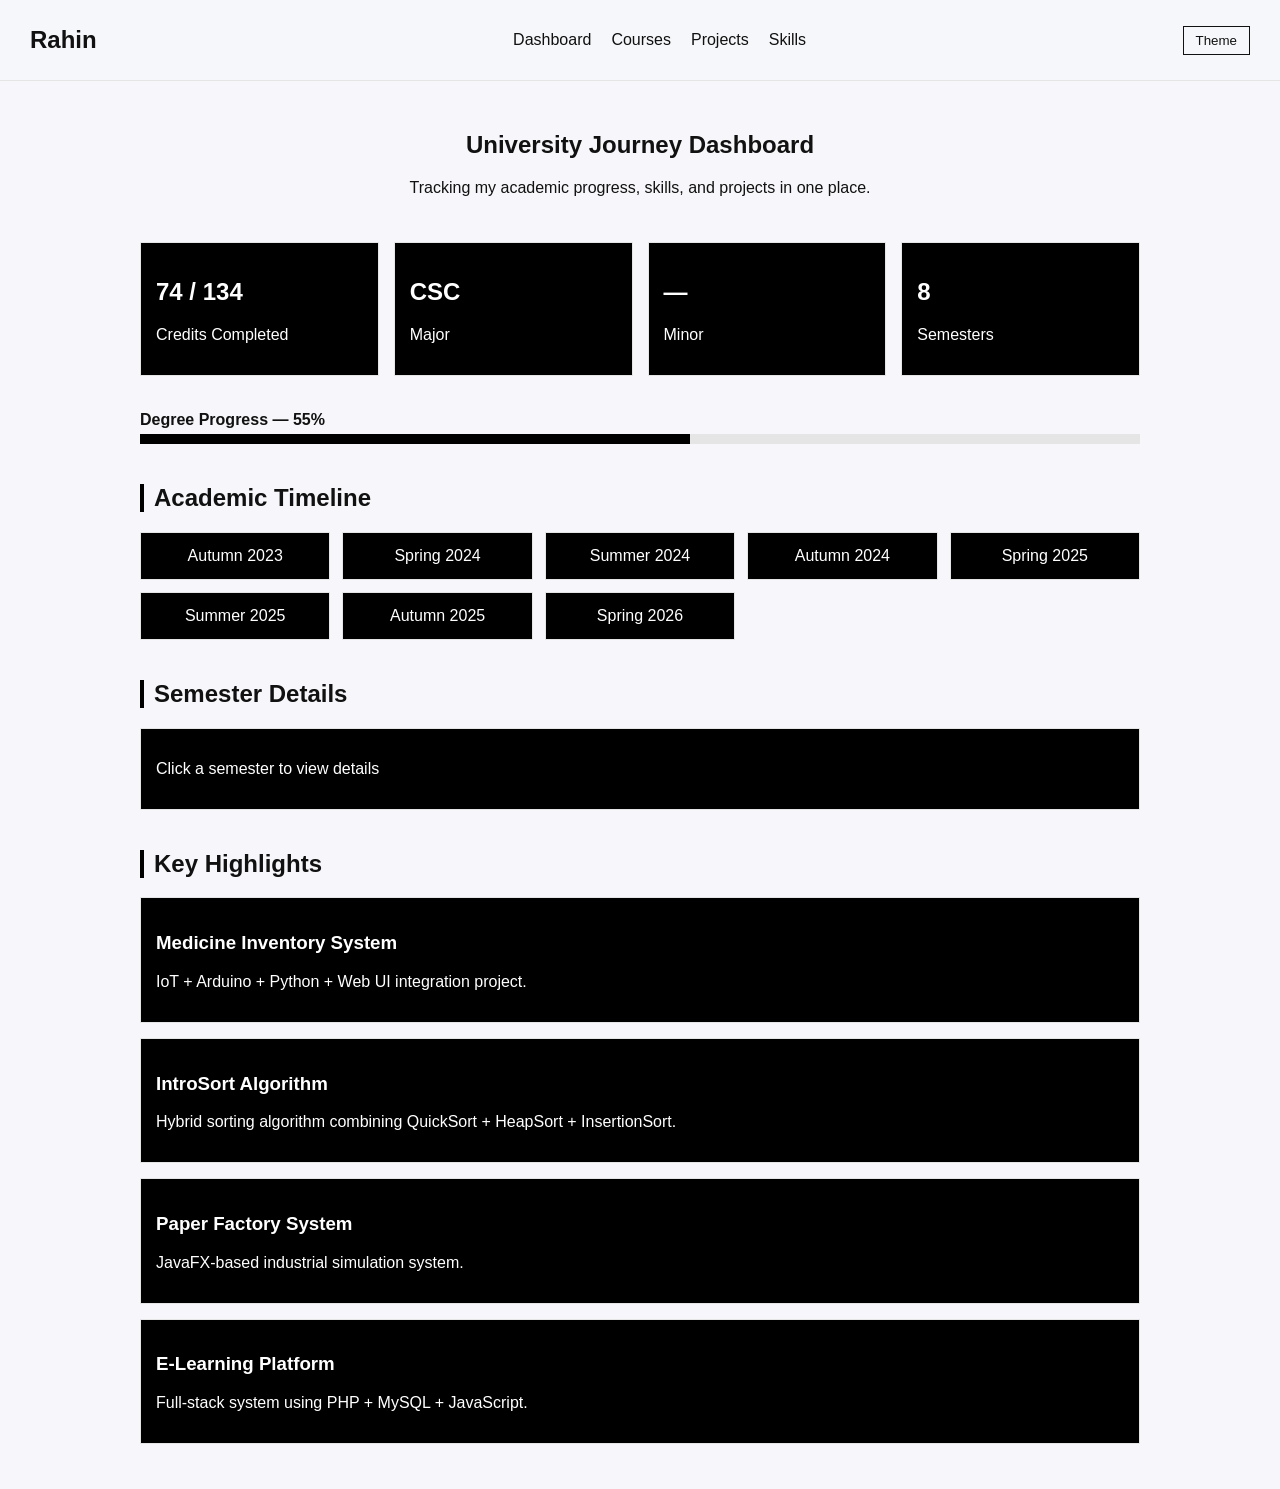
<file: index.html>
<!DOCTYPE html>
<html>
<head>
    <title>Rahin | Portfolio Dashboard</title>
    <link rel="stylesheet" href="css/style.css">
</head>

<body>

    <nav>
        <h2>Rahin</h2>
        <ul>
            <li><a href="index.html">Dashboard</a></li>
            <li><a href="courses.html">Courses</a></li>
            <li><a href="projects.html">Projects</a></li>
            <li><a href="skills.html">Skills</a></li>
        </ul>
        <button class="theme-btn" onclick="toggleTheme()">Theme</button>
    </nav>

    <section class="container">

        <!-- HERO -->
        <div class="hero">
            <h1>University Journey Dashboard</h1>
            <p>Tracking my academic progress, skills, and projects in one place.</p>
        </div>

        <!-- STATS -->
    <div class="stats-grid">

        <div class="stat-card">
            <h2>74 / 134</h2>
            <p>Credits Completed</p>
        </div>

        <div class="stat-card">
            <h2>CSC</h2>
            <p>Major</p>
        </div>

        <div class="stat-card">
            <h2>—</h2>
            <p>Minor</p>
        </div>

        <div class="stat-card">
            <h2>8</h2>
            <p>Semesters</p>
        </div>

    </div>
    <div class="credit-progress">
        <p id="progress-text">Degree Progress</p>
        <div class="bar">
            <div class="fill" id="credit-fill"></div>
        </div>
    </div>
       <!-- SEMESTER CARDS -->
<h2 class="section-title">Academic Timeline</h2>

<div class="semester-grid">

    <div class="semester-card" onclick="loadSemester('autumn2023')">Autumn 2023</div>
    <div class="semester-card" onclick="loadSemester('spring2024')">Spring 2024</div>
    <div class="semester-card" onclick="loadSemester('summer2024')">Summer 2024</div>

    <div class="semester-card" onclick="loadSemester('autumn2024')">Autumn 2024</div>
    <div class="semester-card" onclick="loadSemester('spring2025')">Spring 2025</div>
    <div class="semester-card" onclick="loadSemester('summer2025')">Summer 2025</div>

    <div class="semester-card" onclick="loadSemester('autumn2025')">Autumn 2025</div>
    <div class="semester-card" onclick="loadSemester('spring2026')">Spring 2026</div>

</div>

<!-- SEMESTER DETAILS PANEL -->
<h2 class="section-title">Semester Details</h2>

<div id="semester-panel" class="course-card">
    <p>Click a semester to view details</p>
</div>

<!-- HIGHLIGHTS -->
        <h2 class="section-title">Key Highlights</h2>

        <div class="highlight-card">
            <h3> Medicine Inventory System</h3>
            <p>IoT + Arduino + Python + Web UI integration project.</p>
        </div>

        <div class="highlight-card">
            <h3> IntroSort Algorithm</h3>
            <p>Hybrid sorting algorithm combining QuickSort + HeapSort + InsertionSort.</p>
        </div>

        <div class="highlight-card">
            <h3> Paper Factory System</h3>
            <p>JavaFX-based industrial simulation system.</p>
        </div>

        <div class="highlight-card">
            <h3> E-Learning Platform</h3>
            <p>Full-stack system using PHP + MySQL + JavaScript.</p>
        </div>

    </section>

    <script src="js/script.js"></script>
</body>
</html>
</file>
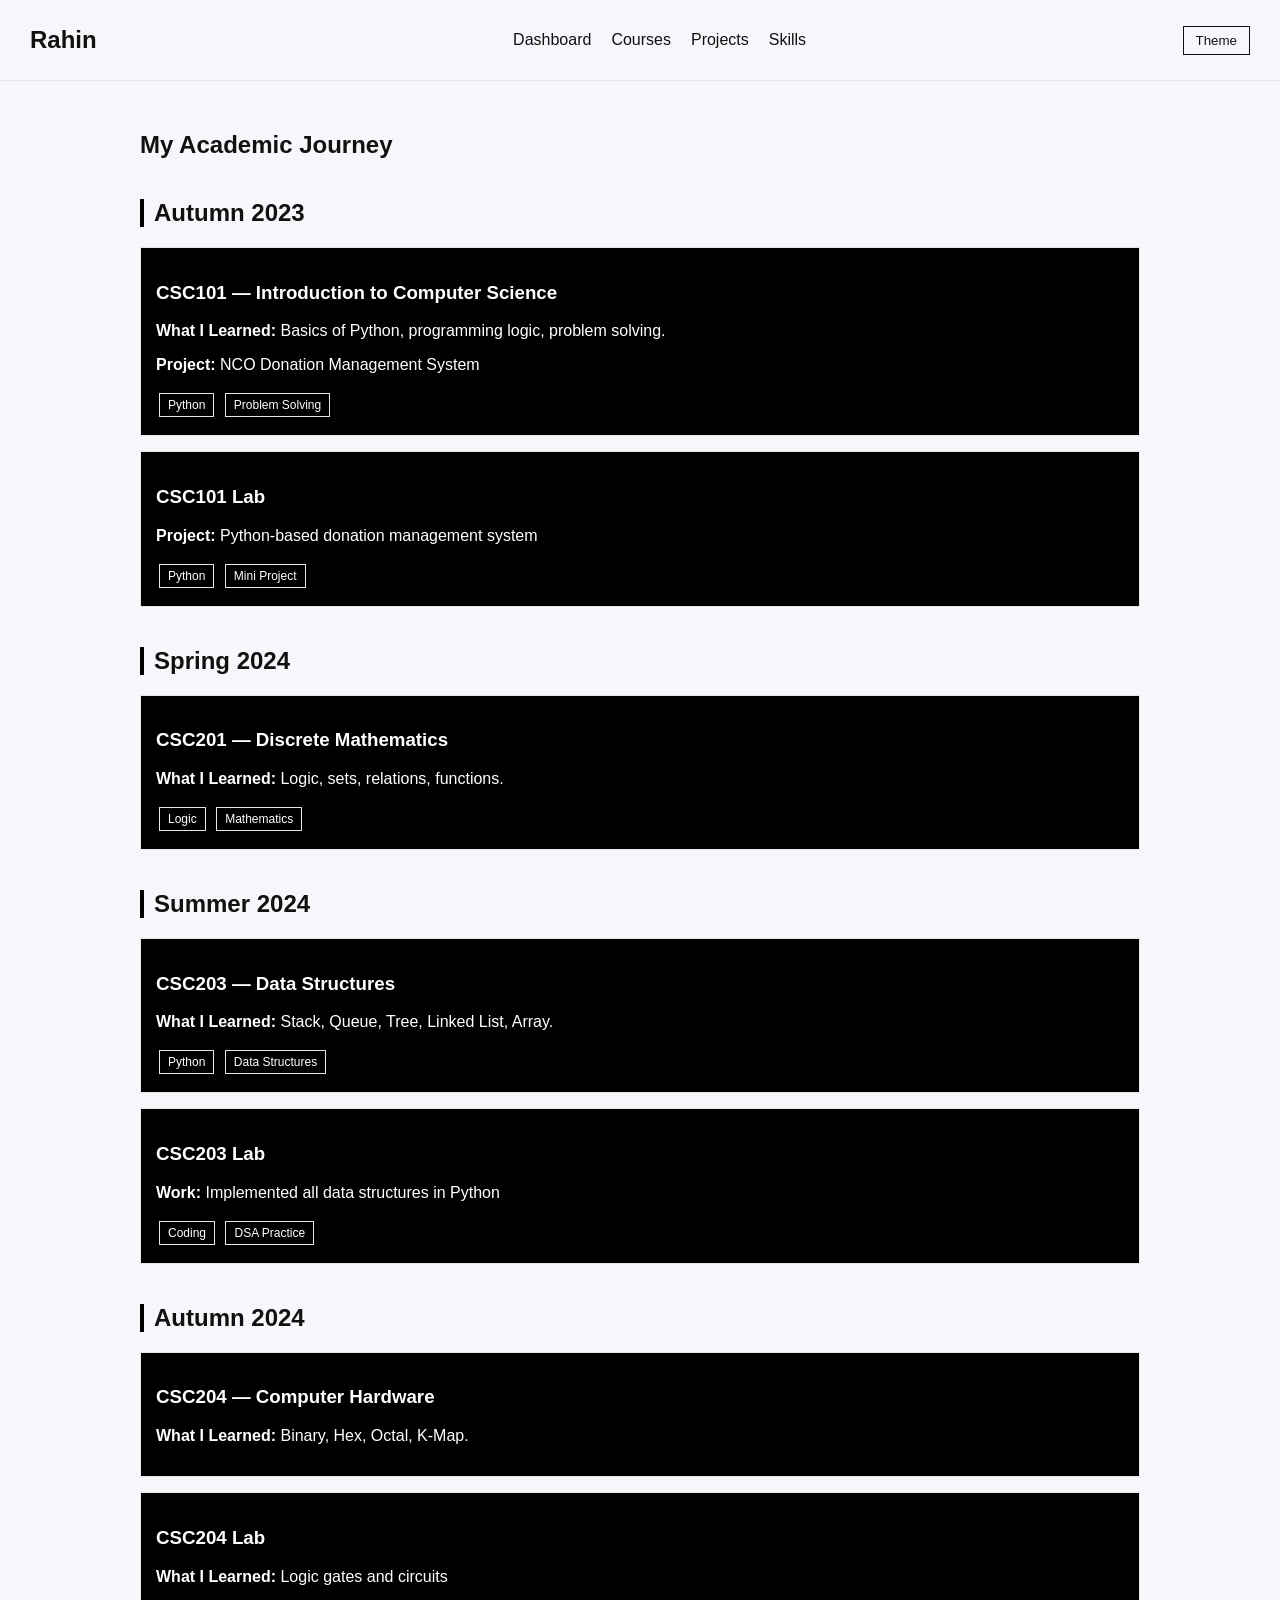
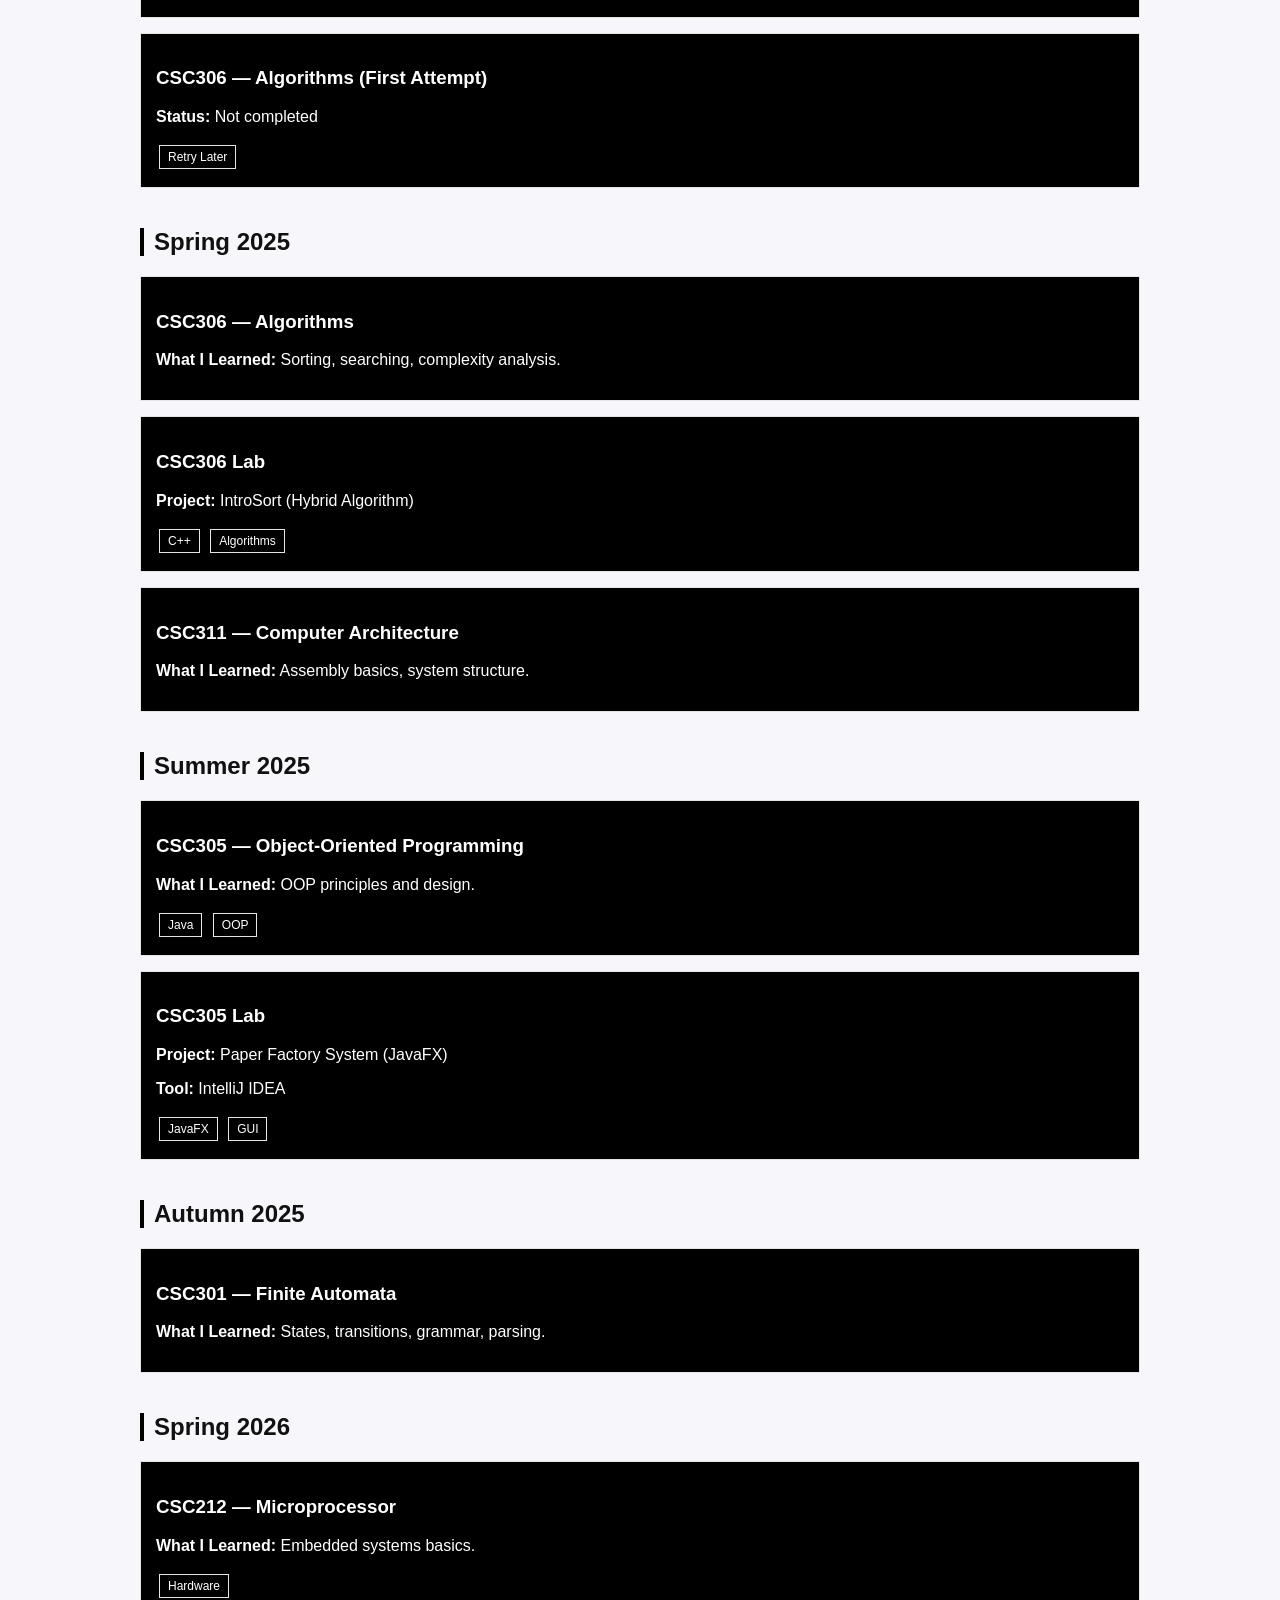
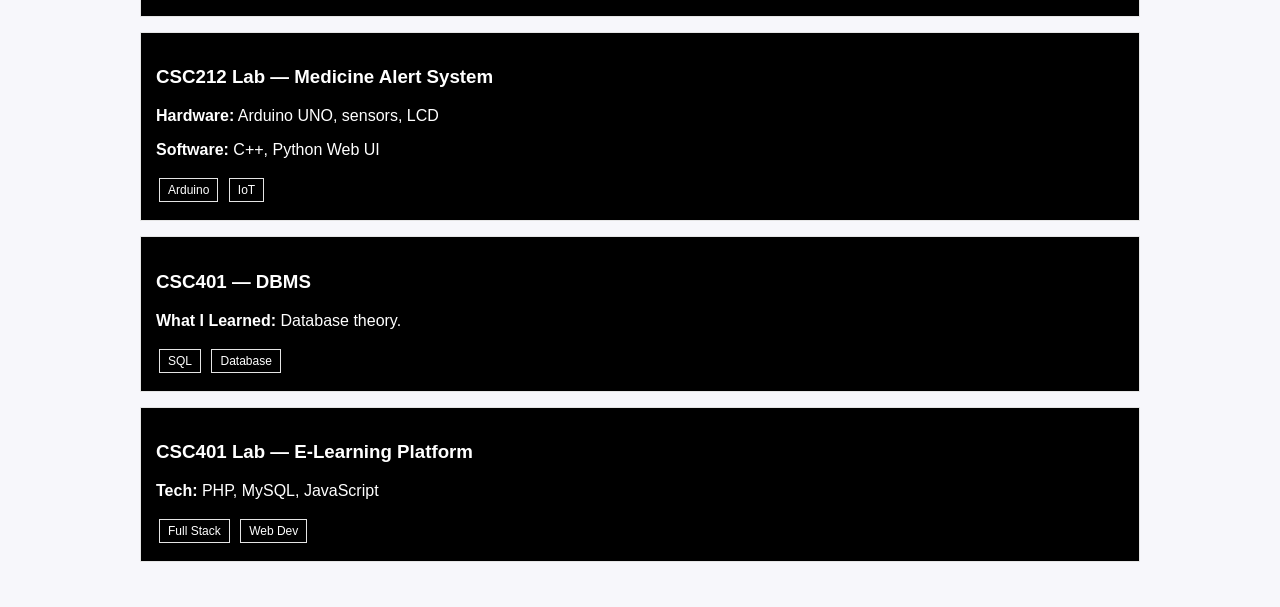
<file: courses.html>
<!DOCTYPE html>
<html>
<head>
    <title>Courses</title>
    <link rel="stylesheet" href="css/style.css">
</head>
<body>

    <nav>
    <h2>Rahin</h2>

    <ul>
        <li><a href="index.html">Dashboard</a></li>
        <li><a href="courses.html">Courses</a></li>
        <li><a href="projects.html">Projects</a></li>
        <li><a href="skills.html">Skills</a></li>
    </ul>

    <button class="theme-btn" onclick="toggleTheme()">Theme</button>
</nav>

    <section class="container">

        <h1 class="page-title">My Academic Journey</h1>

        <!-- AUTUMN 2023 -->
        <h2 class="semester">Autumn 2023</h2>

        <div class="course-card">
            <h3>CSC101 — Introduction to Computer Science</h3>

            <p><strong>What I Learned:</strong> Basics of Python, programming logic, problem solving.</p>

            <p><strong>Project:</strong> NCO Donation Management System</p>

            <div class="tag-group">
                <span class="tag">Python</span>
                <span class="tag">Problem Solving</span>
            </div>
        </div>

        <div class="course-card">
            <h3>CSC101 Lab</h3>
            <p><strong>Project:</strong> Python-based donation management system</p>

            <div class="tag-group">
                <span class="tag">Python</span>
                <span class="tag">Mini Project</span>
            </div>
        </div>

        <!-- SPRING 2024 -->
        <h2 class="semester">Spring 2024</h2>

        <div class="course-card">
            <h3>CSC201 — Discrete Mathematics</h3>
            <p><strong>What I Learned:</strong> Logic, sets, relations, functions.</p>

            <div class="tag-group">
                <span class="tag">Logic</span>
                <span class="tag">Mathematics</span>
            </div>
        </div>

        <!-- SUMMER 2024 -->
        <h2 class="semester">Summer 2024</h2>

        <div class="course-card">
            <h3>CSC203 — Data Structures</h3>
            <p><strong>What I Learned:</strong> Stack, Queue, Tree, Linked List, Array.</p>

            <div class="tag-group">
                <span class="tag">Python</span>
                <span class="tag">Data Structures</span>
            </div>
        </div>

        <div class="course-card">
            <h3>CSC203 Lab</h3>
            <p><strong>Work:</strong> Implemented all data structures in Python</p>

            <div class="tag-group">
                <span class="tag">Coding</span>
                <span class="tag">DSA Practice</span>
            </div>
        </div>

        <!-- AUTUMN 2024 -->
        <h2 class="semester">Autumn 2024</h2>

        <div class="course-card">
            <h3>CSC204 — Computer Hardware</h3>
            <p><strong>What I Learned:</strong> Binary, Hex, Octal, K-Map.</p>
        </div>

        <div class="course-card">
            <h3>CSC204 Lab</h3>
            <p><strong>What I Learned:</strong> Logic gates and circuits</p>
        </div>

        <div class="course-card failed">
            <h3>CSC306 — Algorithms (First Attempt)</h3>
            <p><strong>Status:</strong> Not completed</p>

            <div class="tag-group">
                <span class="tag">Retry Later</span>
            </div>
        </div>

        <!-- SPRING 2025 -->
        <h2 class="semester">Spring 2025</h2>

        <div class="course-card">
            <h3>CSC306 — Algorithms</h3>
            <p><strong>What I Learned:</strong> Sorting, searching, complexity analysis.</p>
        </div>

        <div class="course-card">
            <h3>CSC306 Lab</h3>
            <p><strong>Project:</strong> IntroSort (Hybrid Algorithm)</p>

            <div class="tag-group">
                <span class="tag">C++</span>
                <span class="tag">Algorithms</span>
            </div>
        </div>

        <div class="course-card">
            <h3>CSC311 — Computer Architecture</h3>
            <p><strong>What I Learned:</strong> Assembly basics, system structure.</p>
        </div>

        <!-- SUMMER 2025 -->
        <h2 class="semester">Summer 2025</h2>

        <div class="course-card">
            <h3>CSC305 — Object-Oriented Programming</h3>
            <p><strong>What I Learned:</strong> OOP principles and design.</p>

            <div class="tag-group">
                <span class="tag">Java</span>
                <span class="tag">OOP</span>
            </div>
        </div>

        <div class="course-card">
            <h3>CSC305 Lab</h3>
            <p><strong>Project:</strong> Paper Factory System (JavaFX)</p>
            <p><strong>Tool:</strong> IntelliJ IDEA</p>

            <div class="tag-group">
                <span class="tag">JavaFX</span>
                <span class="tag">GUI</span>
            </div>
        </div>

        <!-- AUTUMN 2025 -->
        <h2 class="semester">Autumn 2025</h2>

        <div class="course-card">
            <h3>CSC301 — Finite Automata</h3>
            <p><strong>What I Learned:</strong> States, transitions, grammar, parsing.</p>
        </div>

        <!-- SPRING 2026 -->
        <h2 class="semester">Spring 2026</h2>

        <div class="course-card">
            <h3>CSC212 — Microprocessor</h3>
            <p><strong>What I Learned:</strong> Embedded systems basics.</p>

            <div class="tag-group">
                <span class="tag">Hardware</span>
            </div>
        </div>

        <div class="course-card">
            <h3>CSC212 Lab — Medicine Alert System</h3>
            <p><strong>Hardware:</strong> Arduino UNO, sensors, LCD</p>
            <p><strong>Software:</strong> C++, Python Web UI</p>

            <div class="tag-group">
                <span class="tag">Arduino</span>
                <span class="tag">IoT</span>
            </div>
        </div>

        <div class="course-card">
            <h3>CSC401 — DBMS</h3>
            <p><strong>What I Learned:</strong> Database theory.</p>

            <div class="tag-group">
                <span class="tag">SQL</span>
                <span class="tag">Database</span>
            </div>
        </div>

        <div class="course-card">
            <h3>CSC401 Lab — E-Learning Platform</h3>
            <p><strong>Tech:</strong> PHP, MySQL, JavaScript</p>

            <div class="tag-group">
                <span class="tag">Full Stack</span>
                <span class="tag">Web Dev</span>
            </div>
        </div>

    </section>
    <script src="js/script.js"></script>
</body>
</html>
</file>
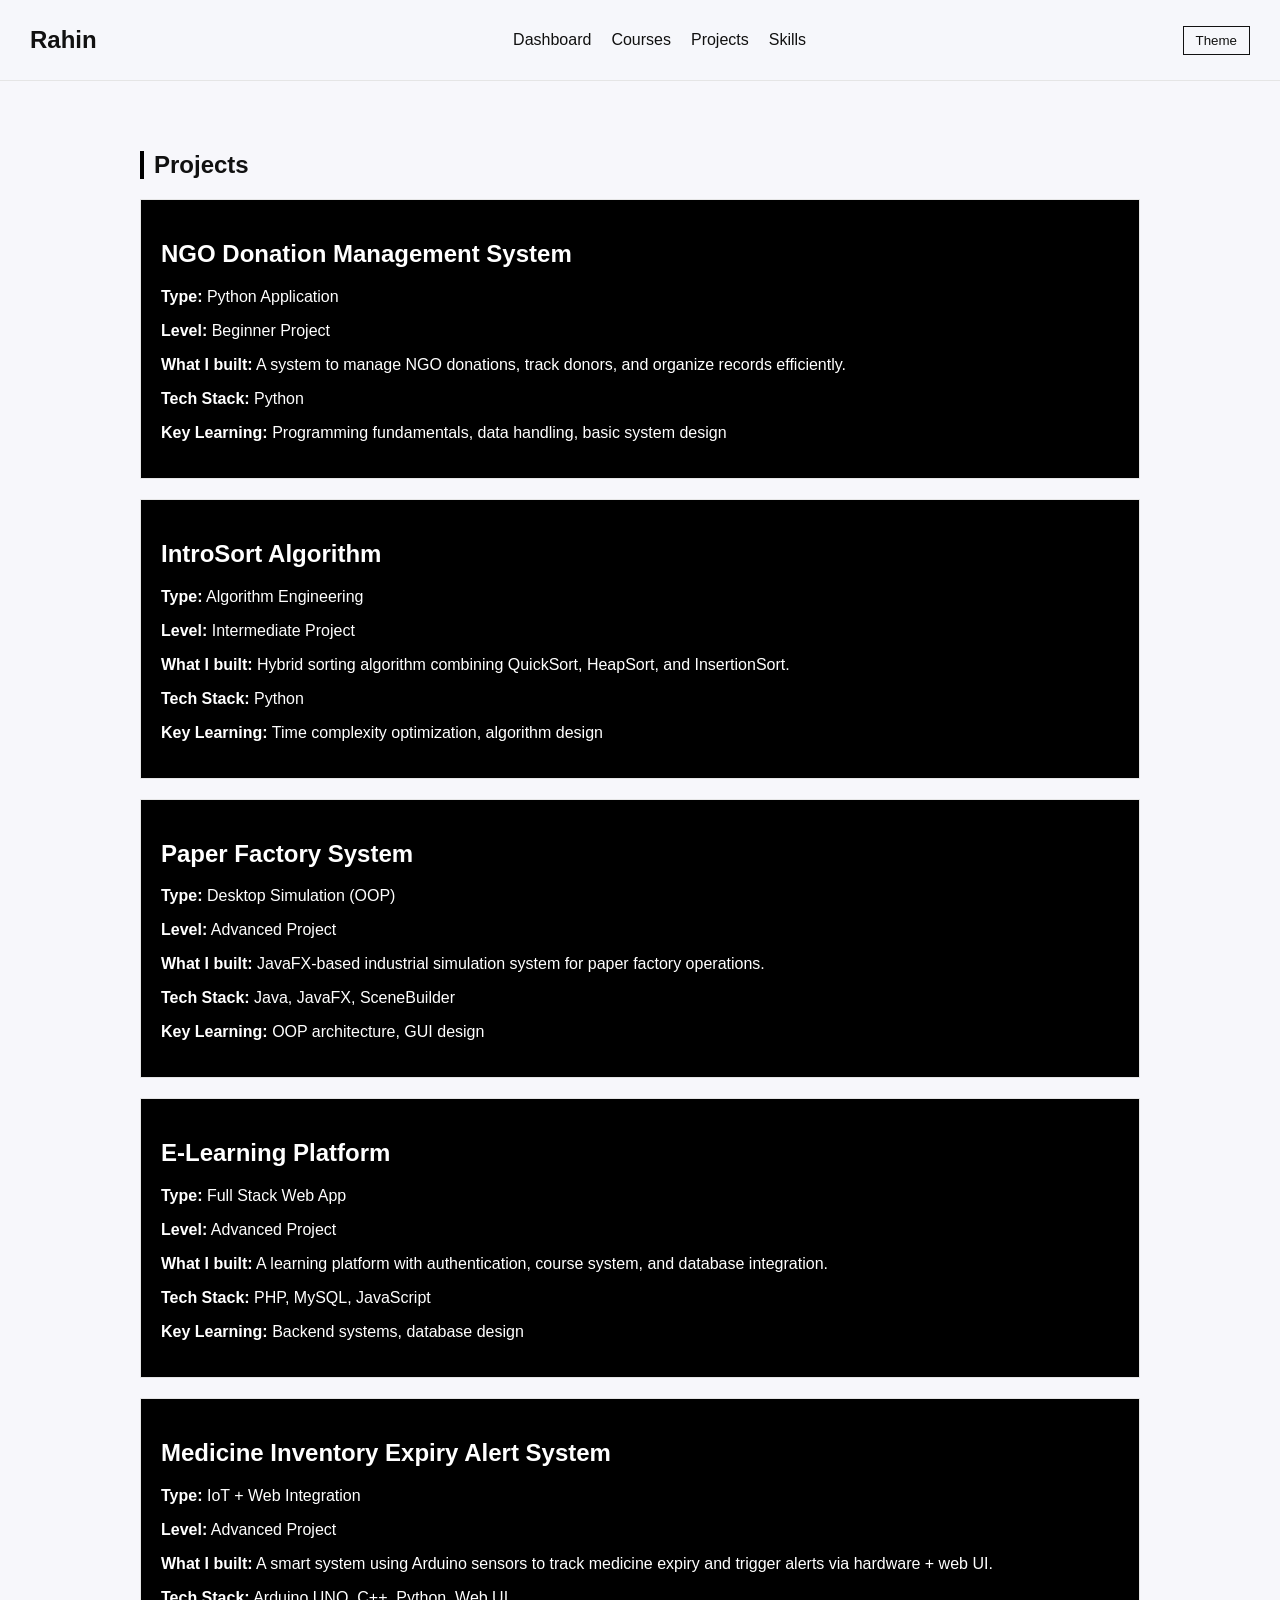
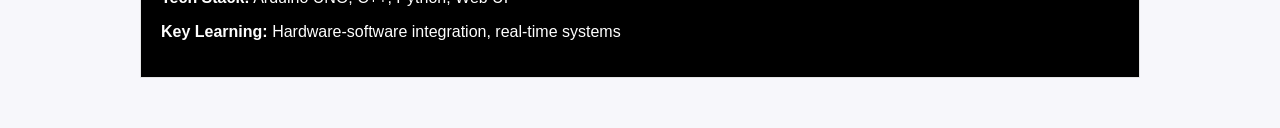
<file: projects.html>
<!DOCTYPE html>
<html>
<head>
    <title>Projects | Rahin</title>
    <link rel="stylesheet" href="css/style.css">
</head>

<body>

<nav>
    <h2>Rahin</h2>

    <ul>
        <li><a href="index.html">Dashboard</a></li>
        <li><a href="courses.html">Courses</a></li>
        <li><a href="projects.html">Projects</a></li>
        <li><a href="skills.html">Skills</a></li>
    </ul>

    <button class="theme-btn" onclick="toggleTheme()">Theme</button>
</nav>

<section class="container">

    <h1 class="section-title">Projects</h1>

    <div class="project-card">
        <h2>NGO Donation Management System</h2>

        <p><strong>Type:</strong> Python Application</p>

        <p><strong>Level:</strong> Beginner Project</p>

        <p><strong>What I built:</strong> A system to manage NGO donations, track donors, and organize records efficiently.</p>

        <p><strong>Tech Stack:</strong> Python</p>

        <p><strong>Key Learning:</strong> Programming fundamentals, data handling, basic system design</p>
    </div>

    <div class="project-card">
        <h2>IntroSort Algorithm</h2>

        <p><strong>Type:</strong> Algorithm Engineering</p>

        <p><strong>Level:</strong> Intermediate Project</p>

        <p><strong>What I built:</strong> Hybrid sorting algorithm combining QuickSort, HeapSort, and InsertionSort.</p>

        <p><strong>Tech Stack:</strong> Python</p>

        <p><strong>Key Learning:</strong> Time complexity optimization, algorithm design</p>
    </div>

    <div class="project-card">
        <h2>Paper Factory System</h2>

        <p><strong>Type:</strong> Desktop Simulation (OOP)</p>

        <p><strong>Level:</strong> Advanced Project</p>

        <p><strong>What I built:</strong> JavaFX-based industrial simulation system for paper factory operations.</p>

        <p><strong>Tech Stack:</strong> Java, JavaFX, SceneBuilder</p>

        <p><strong>Key Learning:</strong> OOP architecture, GUI design</p>
    </div>

    <div class="project-card">
        <h2>E-Learning Platform</h2>

        <p><strong>Type:</strong> Full Stack Web App</p>

        <p><strong>Level:</strong> Advanced Project</p>

        <p><strong>What I built:</strong> A learning platform with authentication, course system, and database integration.</p>

        <p><strong>Tech Stack:</strong> PHP, MySQL, JavaScript</p>

        <p><strong>Key Learning:</strong> Backend systems, database design</p>
    </div>

    <div class="project-card">
        <h2>Medicine Inventory Expiry Alert System</h2>

        <p><strong>Type:</strong> IoT + Web Integration</p>

        <p><strong>Level:</strong> Advanced Project</p>

        <p><strong>What I built:</strong> A smart system using Arduino sensors to track medicine expiry and trigger alerts via hardware + web UI.</p>

        <p><strong>Tech Stack:</strong> Arduino UNO, C++, Python, Web UI</p>

        <p><strong>Key Learning:</strong> Hardware-software integration, real-time systems</p>
    </div>

</section>
<script src="js/script.js"></script>
</body>
</html>
</file>
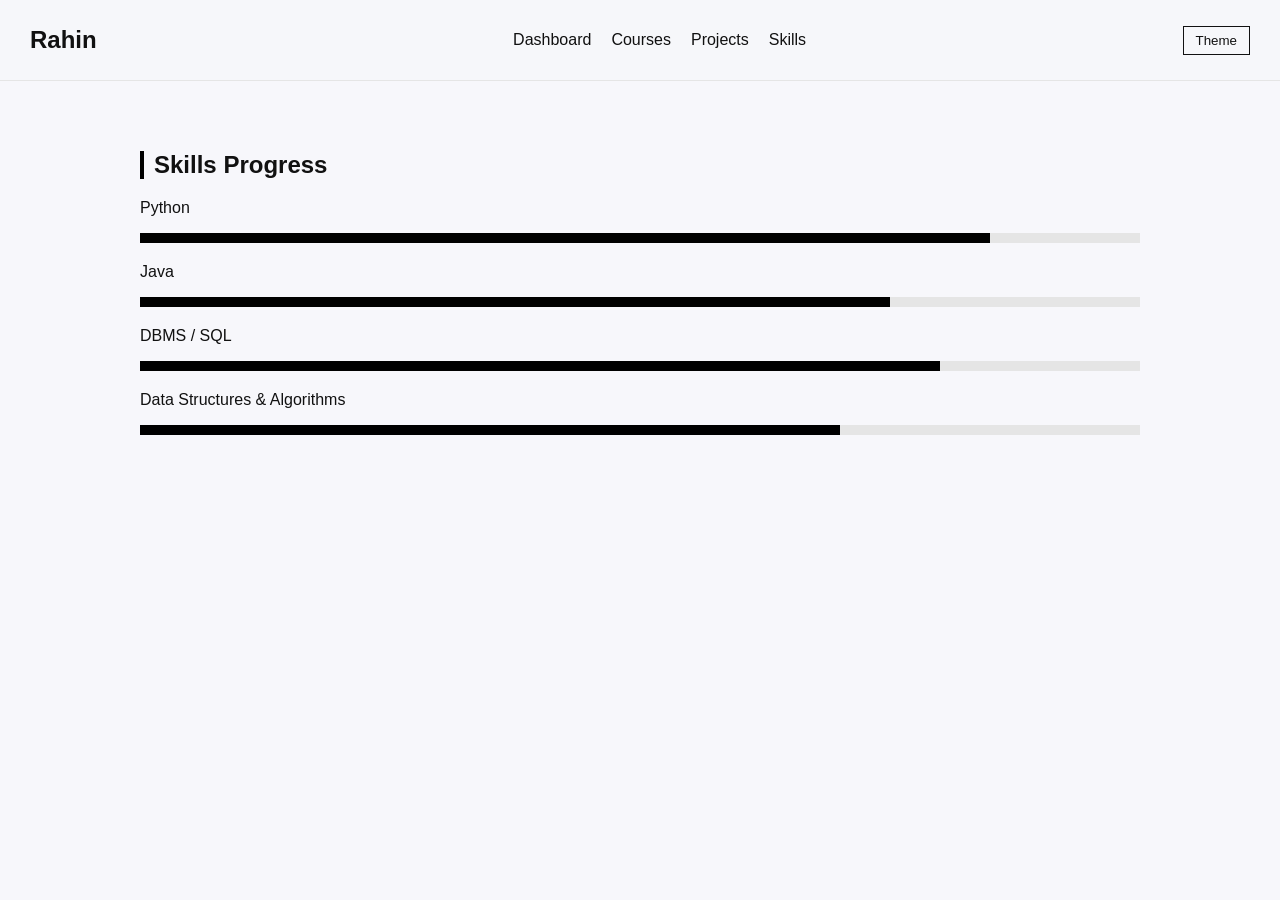
<file: skills.html>
<!DOCTYPE html>
<html>
<head>
    <title>Skills | Rahin</title>
    <link rel="stylesheet" href="css/style.css">
</head>

<body>

<nav>
    <h2>Rahin</h2>

    <ul>
        <li><a href="index.html">Dashboard</a></li>
        <li><a href="courses.html">Courses</a></li>
        <li><a href="projects.html">Projects</a></li>
        <li><a href="skills.html">Skills</a></li>
    </ul>

    <button class="theme-btn" onclick="toggleTheme()">Theme</button>
</nav>

<section class="container">

    <h1 class="section-title">Skills Progress</h1>

    <div class="skill">
        <p>Python</p>
        <div class="bar"><div class="fill" style="width: 85%"></div></div>
    </div>

    <div class="skill">
        <p>Java</p>
        <div class="bar"><div class="fill" style="width: 75%"></div></div>
    </div>

    <div class="skill">
        <p>DBMS / SQL</p>
        <div class="bar"><div class="fill" style="width: 80%"></div></div>
    </div>

    <div class="skill">
        <p>Data Structures & Algorithms</p>
        <div class="bar"><div class="fill" style="width: 70%"></div></div>
    </div>

</section>

<script src="js/script.js"></script>
</body>
</html>
</file>
<file: css/style.css>
:root {
    --bg: #f6f7fbe2;
    --text: #111111;
    --card: #000000;
    --cardText: #ffffff;
    --accent: #000000;
    --border: #e5e5e5;
}

/* DARK THEME */
body.dark {
    --bg: #0b0f14;
    --text: #ffffff;
    --card: #ffffff;
    --cardText: #000000;
    --accent: #00ffcc;
    --border: #1f1f1f;
}

body {
    margin: 0;
    font-family: Arial, sans-serif;
    background: var(--bg);
    color: var(--text);
    transition: 0.3s ease;
}

/* NAV */
nav {
    display: flex;
    justify-content: space-between;
    align-items: center;
    padding: 15px 30px;
    border-bottom: 1px solid var(--border);
    background: var(--bg);
    position: sticky;
    top: 0;
}

nav h2 {
    margin: 0;
}

nav ul {
    display: flex;
    gap: 20px;
    list-style: none;
}

nav a {
    text-decoration: none;
    color: var(--text);
}

/* CONTAINER */
.container {
    max-width: 1000px;
    margin: auto;
    padding: 30px 20px;
}

/* HERO */
.hero {
    text-align: center;
    margin-bottom: 30px;
}

/* CARDS (BLACK BOX STYLE) */
.course-card,
.stat-card,
.highlight-card,
.timeline-content {
    background: var(--card);
    color: var(--cardText);
    padding: 15px;
    margin: 15px 0;
    border-radius: 0px; /* sharp square look */
    border: 1px solid var(--border);
    transition: 0.2s;
}

.course-card:hover,
.highlight-card:hover,
.stat-card:hover {
    transform: translateY(-3px);
}

/* HEADINGS */
.section-title,
.semester {
    margin-top: 40px;
    border-left: 4px solid var(--accent);
    padding-left: 10px;
}

/* STATS GRID */
.stats-grid {
    display: grid;
    grid-template-columns: repeat(auto-fit, minmax(180px, 1fr));
    gap: 15px;
}

/* TAGS */
.tag {
    display: inline-block;
    padding: 4px 8px;
    font-size: 12px;
    margin: 3px;
    border: 1px solid var(--border);
    color: var(--cardText);
}

/* TIMELINE */
.timeline {
    border-left: 2px solid var(--border);
    padding-left: 20px;
}

.timeline-item {
    margin-bottom: 15px;
    cursor: pointer;
    position: relative;
}

.timeline-dot {
    width: 10px;
    height: 10px;
    background: var(--accent);
    position: absolute;
    left: -26px;
    top: 5px;
    border-radius: 50%;
}

.timeline-details {
    max-height: 0;
    overflow: hidden;
    opacity: 0;
    transition: 0.3s ease;
}

.timeline-item.active .timeline-details {
    max-height: 100px;
    opacity: 1;
}

/* THEME BUTTON */
.project-card {
    background: var(--card);
    color: var(--cardText);
    padding: 20px;
    margin: 20px 0;
    border: 1px solid var(--border);
    border-radius: 0;
    transition: 0.3s;
}

.project-card:hover {
    transform: translateY(-4px);
}
.skill {
    margin-bottom: 20px;
}

.bar {
    width: 100%;
    height: 10px;
    background: var(--border);
}

.fill {
    height: 10px;
    background: var(--accent);
    transition: width 1s ease;
}
.theme-btn {
    padding: 6px 12px;
    border: 1px solid var(--text);
    background: none;
    color: var(--text);
    cursor: pointer;
    transition: 0.2s;
}

.theme-btn:hover {
    border-color: var(--accent);
    color: var(--accent);
}
.credit-progress {
    margin-top: 20px;
}

.credit-progress p {
    margin-bottom: 5px;
    font-weight: bold;
}
.fill {
    height: 10px;
    background: var(--accent);
    width: 0;
    transition: width 1.2s ease-in-out;
}
#semester-panel {
    margin-top: 15px;
}
/* =========================
   SEMESTER GRID
========================= */
.semester-grid {
    display: grid;
    grid-template-columns: repeat(auto-fit, minmax(160px, 1fr));
    gap: 12px;
    margin-top: 20px;
}

/* =========================
   SEMESTER CARD
========================= */
.semester-card {
    padding: 14px;
    border: 1px solid var(--border);
    background: var(--card);
    color: var(--cardText);
    text-align: center;
    cursor: pointer;
    transition: 0.2s ease;
    user-select: none;
}

.semester-card:hover {
    transform: translateY(-3px);
    border-color: var(--accent);
}

/* ACTIVE STATE */
.semester-card.active {
    border: 2px solid var(--accent);
    box-shadow: 0 0 10px rgba(0,255,204,0.2);
}
</file>
